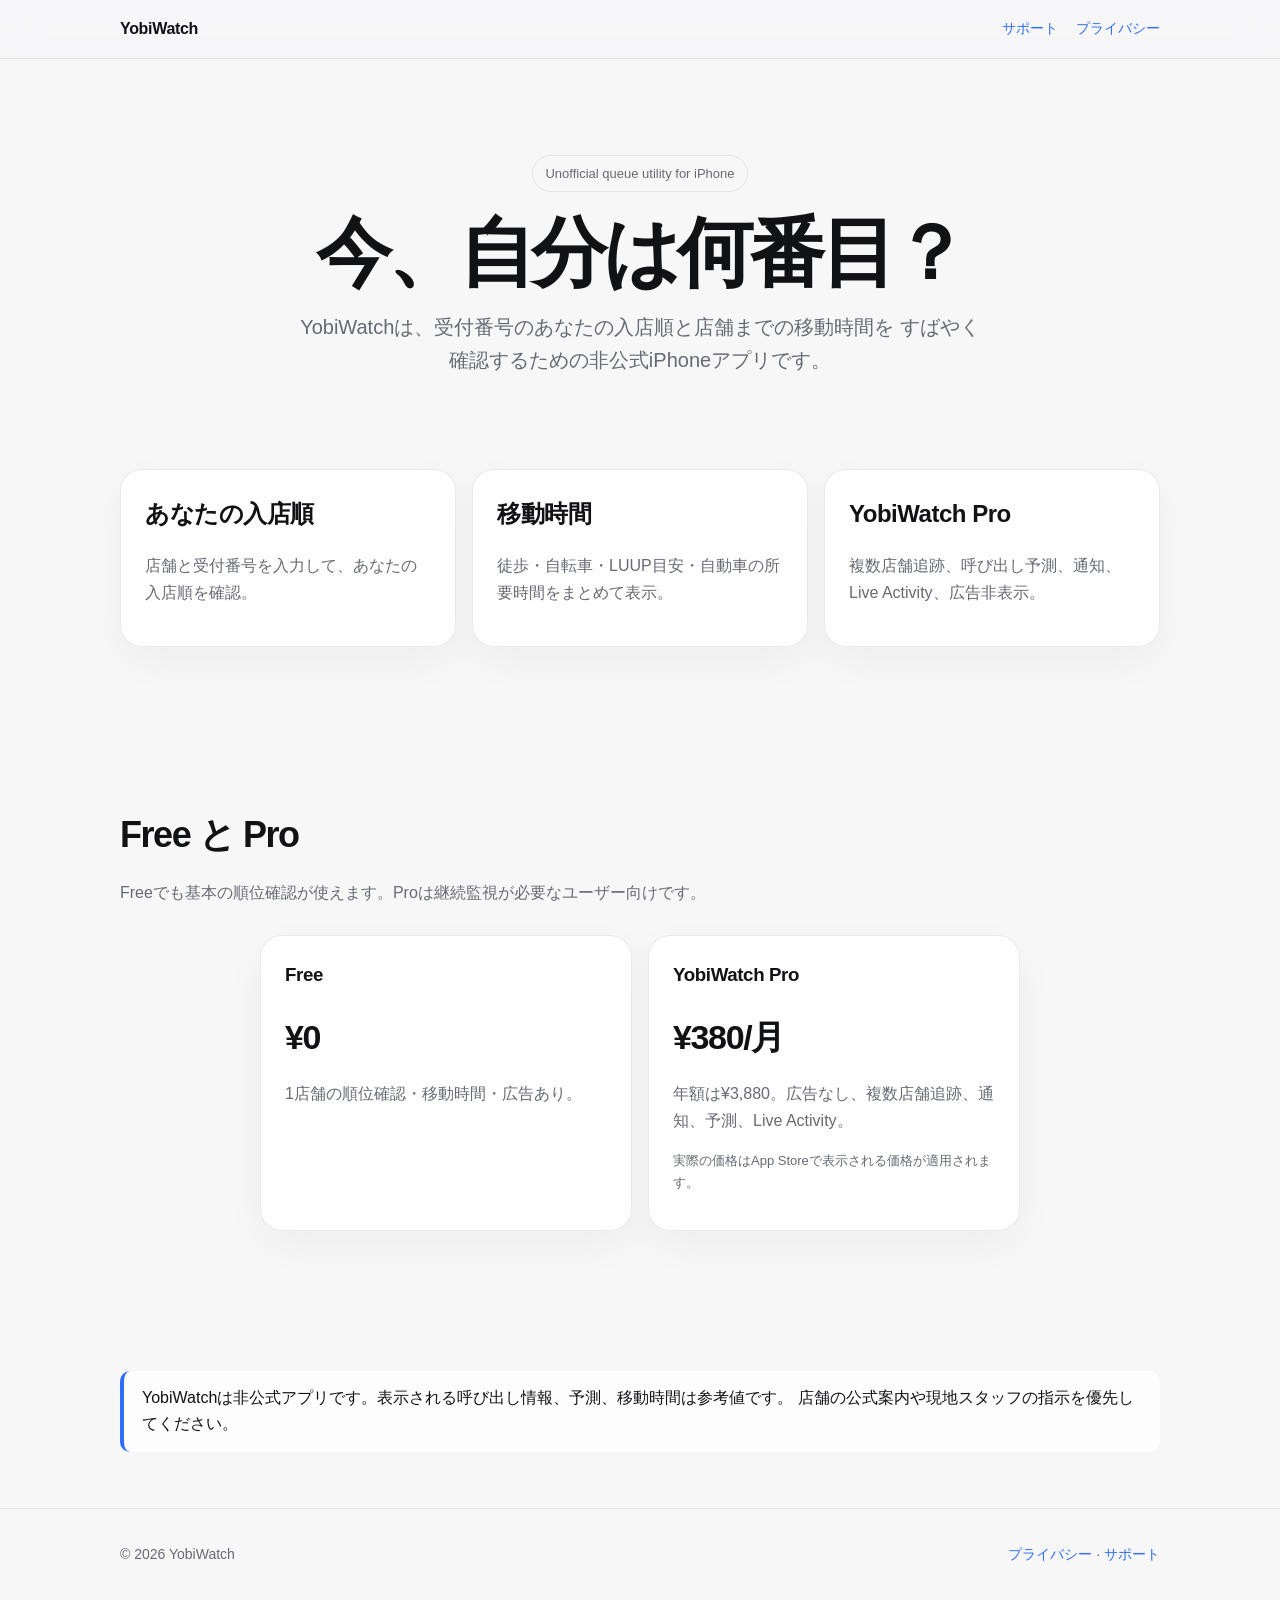
<file: index.html>
<!doctype html>
<html lang="ja">
<head>
  <meta charset="utf-8">
  <meta name="viewport" content="width=device-width,initial-scale=1">
  <meta name="description" content="YobiWatchは受付番号のあなたの入店順、店舗までの移動時間、Proでは複数店舗追跡・通知・Live Activityを利用できる非公式iPhoneアプリです。">
  <title>YobiWatch — 呼び出し順をもっとわかりやすく</title>
  <link rel="stylesheet" href="styles.css">
</head>
<body>

<nav>
  <div class="wrap">
    <a class="brand" href="./">YobiWatch</a>
    <div class="links">
      <a href="support.html">サポート</a>
      <a href="privacy.html">プライバシー</a>
    </div>
  </div>
</nav>

<p style="display:none">呼び出しを、見逃さない。</p>
<main>
  <section class="hero">
    <div class="wrap">
      <div class="badge">Unofficial queue utility for iPhone</div>
      <h1>今、自分は何番目？</h1>
      <p>
        YobiWatchは、受付番号のあなたの入店順と店舗までの移動時間を
        すばやく確認するための非公式iPhoneアプリです。
      </p>
    </div>
  </section>

  <section class="wrap">
    <div class="grid">
      <article class="card">
        <h2>あなたの入店順</h2>
        <p>店舗と受付番号を入力して、あなたの入店順を確認。</p>
      </article>
      <article class="card">
        <h2>移動時間</h2>
        <p>徒歩・自転車・LUUP目安・自動車の所要時間をまとめて表示。</p>
      </article>
      <article class="card">
        <h2>YobiWatch Pro</h2>
        <p>複数店舗追跡、呼び出し予測、通知、Live Activity、広告非表示。</p>
      </article>
    </div>
  </section>

  <section class="section">
    <div class="wrap">
      <h2>Free と Pro</h2>
      <p>Freeでも基本の順位確認が使えます。Proは継続監視が必要なユーザー向けです。</p>
      <div class="price-grid">
        <article class="card">
          <h3>Free</h3>
          <div class="price">¥0</div>
          <p>1店舗の順位確認・移動時間・広告あり。</p>
        </article>
        <article class="card">
          <h3>YobiWatch Pro</h3>
          <div class="price">¥380/月</div>
          <p>年額は¥3,880。広告なし、複数店舗追跡、通知、予測、Live Activity。</p>
          <p class="small">実際の価格はApp Storeで表示される価格が適用されます。</p>
        </article>
      </div>
    </div>
  </section>

  <section class="section">
    <div class="wrap">
      <div class="notice">
        YobiWatchは非公式アプリです。表示される呼び出し情報、予測、移動時間は参考値です。
        店舗の公式案内や現地スタッフの指示を優先してください。
      </div>
    </div>
  </section>
</main>

<footer>
  <div class="wrap">
    <span>© 2026 YobiWatch</span>
    <span>
      <a href="privacy.html">プライバシー</a> ·
      <a href="support.html">サポート</a>
    </span>
  </div>
</footer>

</body>
</html>
</file>
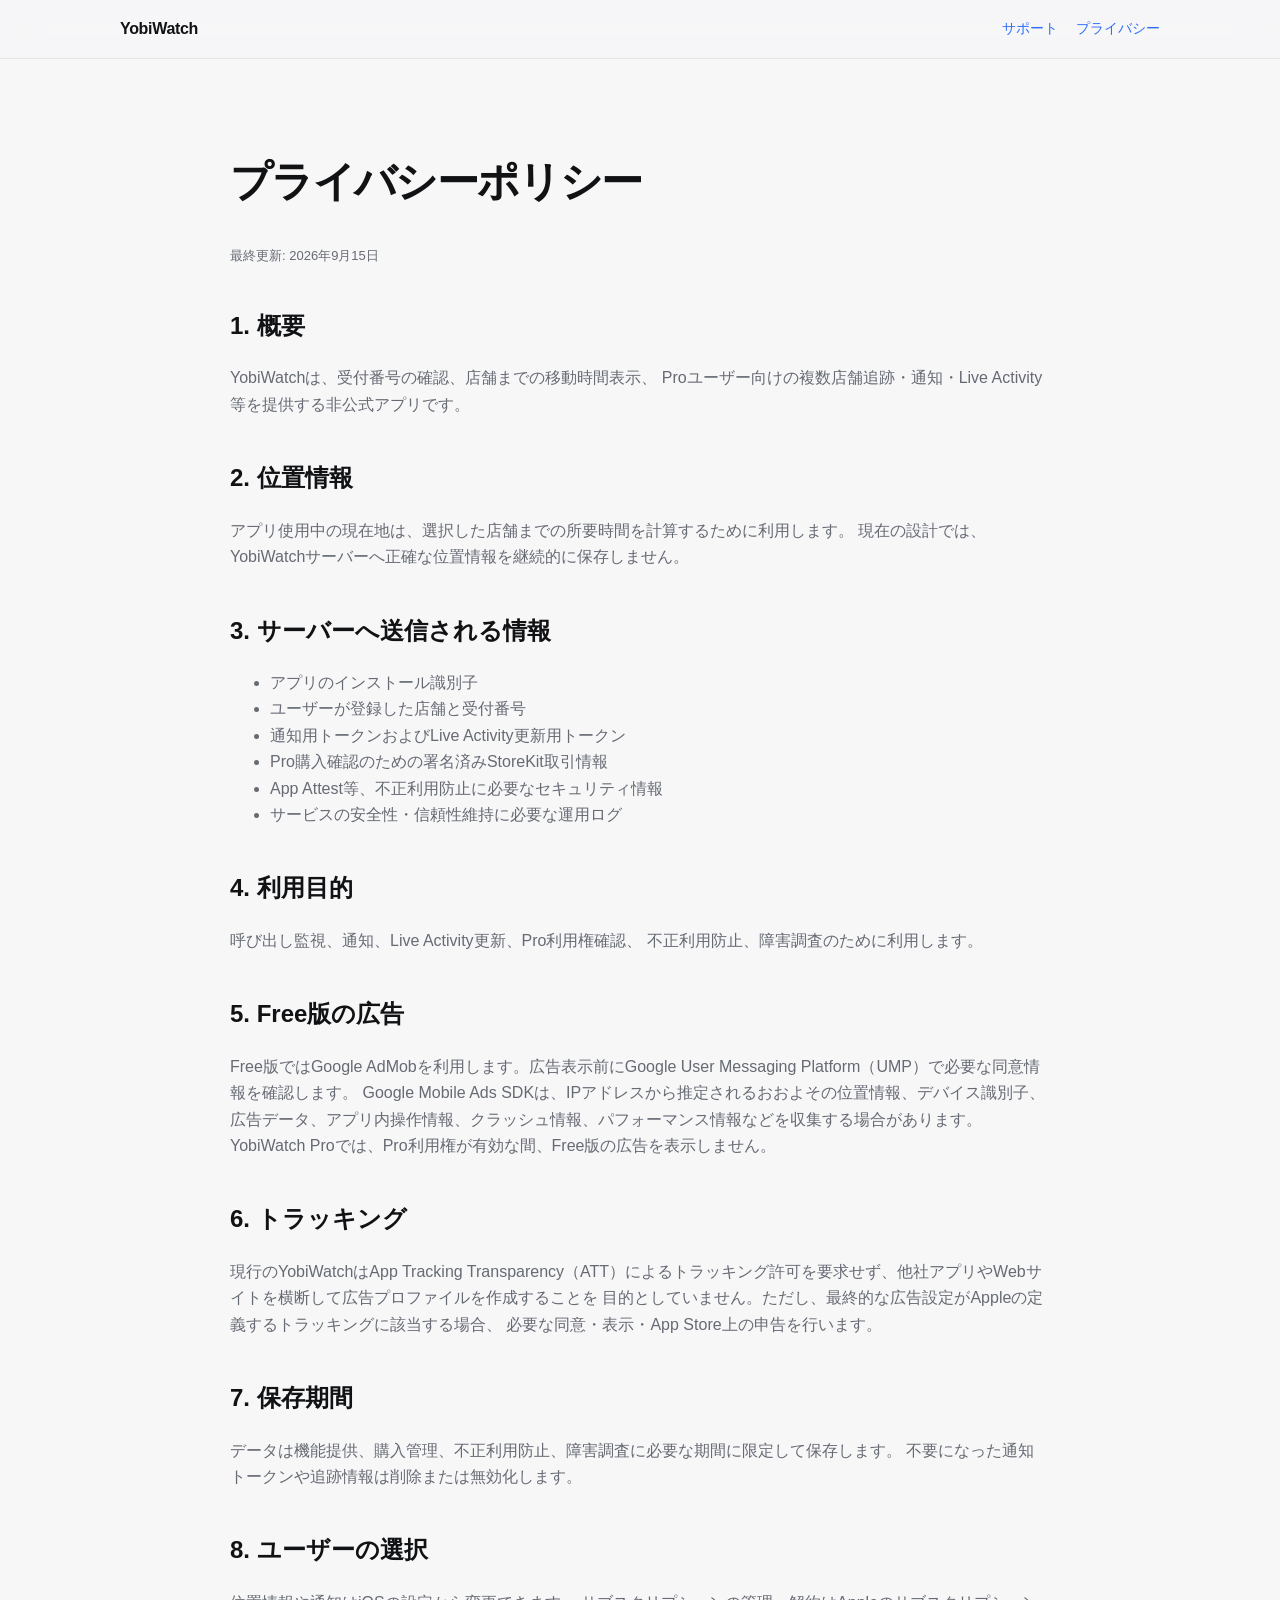
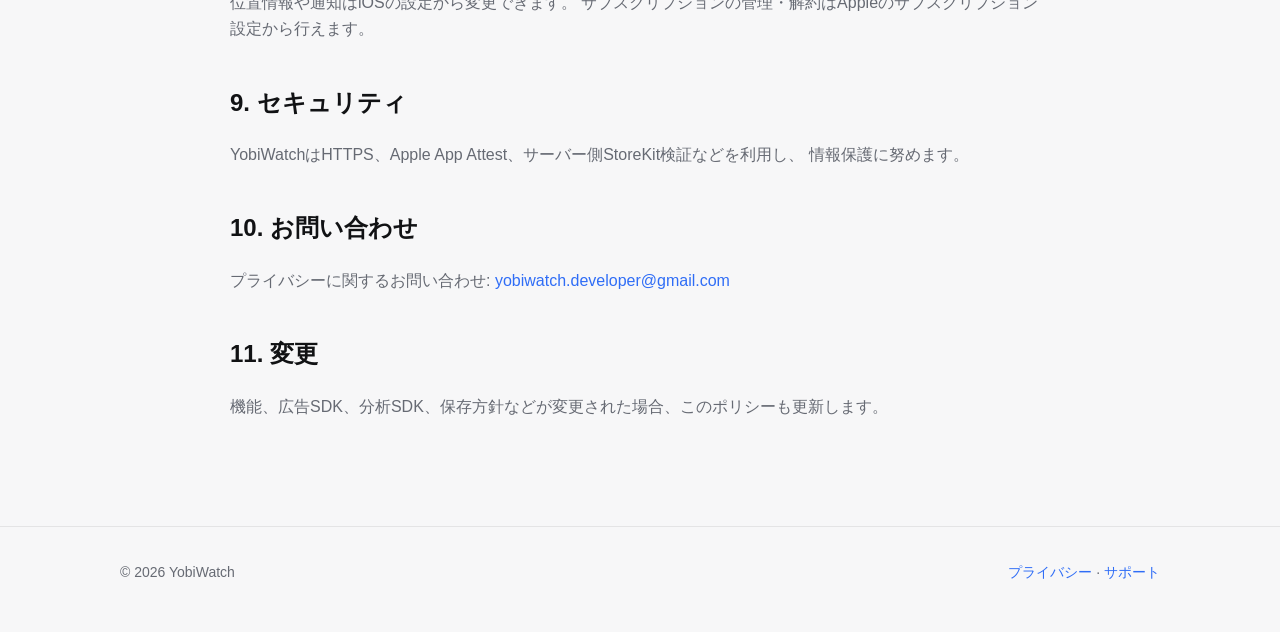
<file: privacy.html>
<!doctype html>
<html lang="ja">
<head>
  <meta charset="utf-8">
  <meta name="viewport" content="width=device-width,initial-scale=1">
  <title>プライバシーポリシー — YobiWatch</title>
  <link rel="stylesheet" href="styles.css">
</head>
<body>

<nav>
  <div class="wrap">
    <a class="brand" href="./">YobiWatch</a>
    <div class="links">
      <a href="support.html">サポート</a>
      <a href="privacy.html">プライバシー</a>
    </div>
  </div>
</nav>

<main class="wrap prose">
  <h1>プライバシーポリシー</h1>
  <p class="small">最終更新: 2026年9月15日</p>

  <h2>1. 概要</h2>
  <p>
    YobiWatchは、受付番号の確認、店舗までの移動時間表示、
    Proユーザー向けの複数店舗追跡・通知・Live Activity等を提供する非公式アプリです。
  </p>

  <h2>2. 位置情報</h2>
  <p>
    アプリ使用中の現在地は、選択した店舗までの所要時間を計算するために利用します。
    現在の設計では、YobiWatchサーバーへ正確な位置情報を継続的に保存しません。
  </p>

  <h2>3. サーバーへ送信される情報</h2>
  <ul>
    <li>アプリのインストール識別子</li>
    <li>ユーザーが登録した店舗と受付番号</li>
    <li>通知用トークンおよびLive Activity更新用トークン</li>
    <li>Pro購入確認のための署名済みStoreKit取引情報</li>
    <li>App Attest等、不正利用防止に必要なセキュリティ情報</li>
    <li>サービスの安全性・信頼性維持に必要な運用ログ</li>
  </ul>

  <h2>4. 利用目的</h2>
  <p>
    呼び出し監視、通知、Live Activity更新、Pro利用権確認、
    不正利用防止、障害調査のために利用します。
  </p>

  <h2>5. Free版の広告</h2>
  <p>
    Free版ではGoogle AdMobを利用します。広告表示前にGoogle User Messaging Platform（UMP）で必要な同意情報を確認します。
    Google Mobile Ads SDKは、IPアドレスから推定されるおおよその位置情報、デバイス識別子、広告データ、アプリ内操作情報、クラッシュ情報、パフォーマンス情報などを収集する場合があります。
    YobiWatch Proでは、Pro利用権が有効な間、Free版の広告を表示しません。
  </p>

  <h2>6. トラッキング</h2>
  <p>
    現行のYobiWatchはApp Tracking Transparency（ATT）によるトラッキング許可を要求せず、他社アプリやWebサイトを横断して広告プロファイルを作成することを
    目的としていません。ただし、最終的な広告設定がAppleの定義するトラッキングに該当する場合、
    必要な同意・表示・App Store上の申告を行います。
  </p>

  <h2>7. 保存期間</h2>
  <p>
    データは機能提供、購入管理、不正利用防止、障害調査に必要な期間に限定して保存します。
    不要になった通知トークンや追跡情報は削除または無効化します。
  </p>

  <h2>8. ユーザーの選択</h2>
  <p>
    位置情報や通知はiOSの設定から変更できます。
    サブスクリプションの管理・解約はAppleのサブスクリプション設定から行えます。
  </p>

  <h2>9. セキュリティ</h2>
  <p>
    YobiWatchはHTTPS、Apple App Attest、サーバー側StoreKit検証などを利用し、
    情報保護に努めます。
  </p>

  <h2>10. お問い合わせ</h2>
  <p>
    プライバシーに関するお問い合わせ:
    <a href="mailto:yobiwatch.developer@gmail.com">yobiwatch.developer@gmail.com</a>
  </p>

  <h2>11. 変更</h2>
  <p>
    機能、広告SDK、分析SDK、保存方針などが変更された場合、このポリシーも更新します。
  </p>
</main>

<footer>
  <div class="wrap">
    <span>© 2026 YobiWatch</span>
    <span>
      <a href="privacy.html">プライバシー</a> ·
      <a href="support.html">サポート</a>
    </span>
  </div>
</footer>

</body>
</html>
</file>
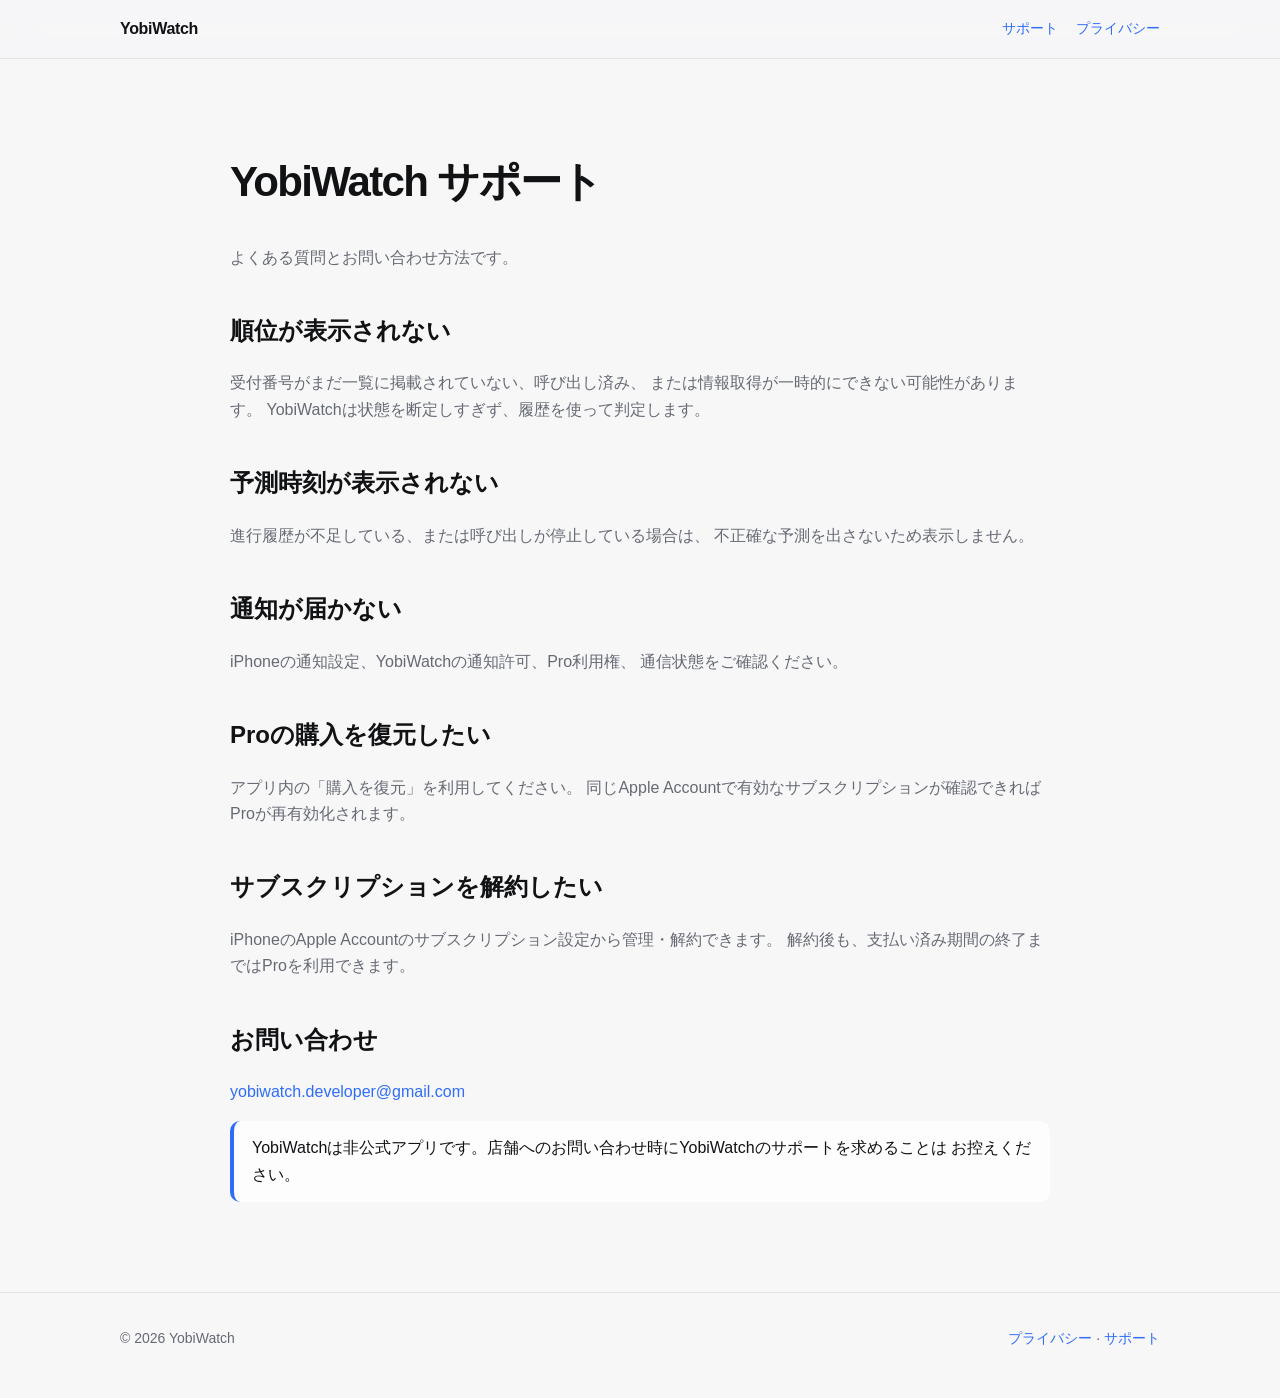
<file: support.html>
<!doctype html>
<html lang="ja">
<head>
  <meta charset="utf-8">
  <meta name="viewport" content="width=device-width,initial-scale=1">
  <title>サポート — YobiWatch</title>
  <link rel="stylesheet" href="styles.css">
</head>
<body>

<nav>
  <div class="wrap">
    <a class="brand" href="./">YobiWatch</a>
    <div class="links">
      <a href="support.html">サポート</a>
      <a href="privacy.html">プライバシー</a>
    </div>
  </div>
</nav>

<main class="wrap prose">
  <h1>YobiWatch サポート</h1>
  <p>よくある質問とお問い合わせ方法です。</p>

  <h2>順位が表示されない</h2>
  <p>
    受付番号がまだ一覧に掲載されていない、呼び出し済み、
    または情報取得が一時的にできない可能性があります。
    YobiWatchは状態を断定しすぎず、履歴を使って判定します。
  </p>

  <h2>予測時刻が表示されない</h2>
  <p>
    進行履歴が不足している、または呼び出しが停止している場合は、
    不正確な予測を出さないため表示しません。
  </p>

  <h2>通知が届かない</h2>
  <p>
    iPhoneの通知設定、YobiWatchの通知許可、Pro利用権、
    通信状態をご確認ください。
  </p>

  <h2>Proの購入を復元したい</h2>
  <p>
    アプリ内の「購入を復元」を利用してください。
    同じApple Accountで有効なサブスクリプションが確認できればProが再有効化されます。
  </p>

  <h2>サブスクリプションを解約したい</h2>
  <p>
    iPhoneのApple Accountのサブスクリプション設定から管理・解約できます。
    解約後も、支払い済み期間の終了まではProを利用できます。
  </p>

  <h2>お問い合わせ</h2>
  <p>
    <a href="mailto:yobiwatch.developer@gmail.com">yobiwatch.developer@gmail.com</a>
  </p>

  <div class="notice">
    YobiWatchは非公式アプリです。店舗へのお問い合わせ時にYobiWatchのサポートを求めることは
    お控えください。
  </div>
</main>

<footer>
  <div class="wrap">
    <span>© 2026 YobiWatch</span>
    <span>
      <a href="privacy.html">プライバシー</a> ·
      <a href="support.html">サポート</a>
    </span>
  </div>
</footer>

</body>
</html>
</file>
<file: styles.css>
:root {
  color-scheme: light dark;
  --bg: #f7f7f8;
  --card: rgba(255,255,255,.82);
  --text: #111214;
  --muted: #666a73;
  --line: rgba(0,0,0,.08);
  --accent: #2f6df6;
  --max: 1040px;
}

@media (prefers-color-scheme: dark) {
  :root {
    --bg: #101114;
    --card: rgba(28,29,34,.86);
    --text: #f5f6f8;
    --muted: #a9adb7;
    --line: rgba(255,255,255,.10);
    --accent: #7aa2ff;
  }
}

* { box-sizing: border-box; }
html { scroll-behavior: smooth; }
body {
  margin: 0;
  font-family: -apple-system, BlinkMacSystemFont, "Segoe UI", sans-serif;
  background: var(--bg);
  color: var(--text);
  line-height: 1.65;
}
a { color: var(--accent); text-decoration: none; }
a:hover { text-decoration: underline; }
.wrap { width: min(calc(100% - 32px), var(--max)); margin: 0 auto; }
nav {
  position: sticky; top: 0; z-index: 10;
  backdrop-filter: blur(18px);
  background: color-mix(in srgb, var(--bg) 78%, transparent);
  border-bottom: 1px solid var(--line);
}
nav .wrap {
  display: flex; align-items: center; justify-content: space-between;
  min-height: 58px;
}
.brand { font-weight: 800; letter-spacing: -.02em; color: var(--text); }
.links { display: flex; gap: 18px; font-size: 14px; }
.hero {
  padding: 96px 0 72px;
  text-align: center;
}
.hero h1 {
  margin: 0 auto 18px;
  max-width: 760px;
  font-size: clamp(42px, 7vw, 76px);
  line-height: 1.03;
  letter-spacing: -.055em;
}
.hero p {
  max-width: 680px;
  margin: 0 auto;
  font-size: 20px;
  color: var(--muted);
}
.badge {
  display: inline-block;
  padding: 7px 12px;
  margin-bottom: 22px;
  border: 1px solid var(--line);
  border-radius: 999px;
  color: var(--muted);
  font-size: 13px;
}
.grid {
  display: grid;
  grid-template-columns: repeat(3, 1fr);
  gap: 16px;
  margin: 20px 0 72px;
}
.card {
  padding: 24px;
  border-radius: 22px;
  background: var(--card);
  border: 1px solid var(--line);
  box-shadow: 0 14px 42px rgba(0,0,0,.04);
}
.card h2, .card h3 { margin-top: 0; letter-spacing: -.02em; }
.card p { color: var(--muted); }
.section { padding: 56px 0; }
.section h2 { font-size: 36px; letter-spacing: -.04em; margin-bottom: 12px; }
.section > .wrap > p { max-width: 760px; color: var(--muted); }
.price-grid {
  display: grid; grid-template-columns: repeat(2, 1fr); gap: 16px;
  max-width: 760px; margin: 28px auto;
}
.price { font-size: 34px; font-weight: 800; letter-spacing: -.04em; }
.small { font-size: 13px; color: var(--muted); }
.notice {
  border-left: 4px solid var(--accent);
  padding: 14px 18px;
  background: var(--card);
  border-radius: 10px;
}
footer {
  border-top: 1px solid var(--line);
  padding: 34px 0 48px;
  color: var(--muted);
  font-size: 14px;
}
footer .wrap {
  display: flex; gap: 18px; flex-wrap: wrap; justify-content: space-between;
}
.prose {
  max-width: 820px;
  margin: 0 auto;
  padding: 60px 0 90px;
}
.prose h1 { font-size: 42px; letter-spacing: -.04em; }
.prose h2 { margin-top: 40px; }
.prose p, .prose li { color: var(--muted); }
@media (max-width: 760px) {
  .grid, .price-grid { grid-template-columns: 1fr; }
  .links { gap: 10px; font-size: 12px; }
  .hero { padding-top: 70px; }
}
</file>
